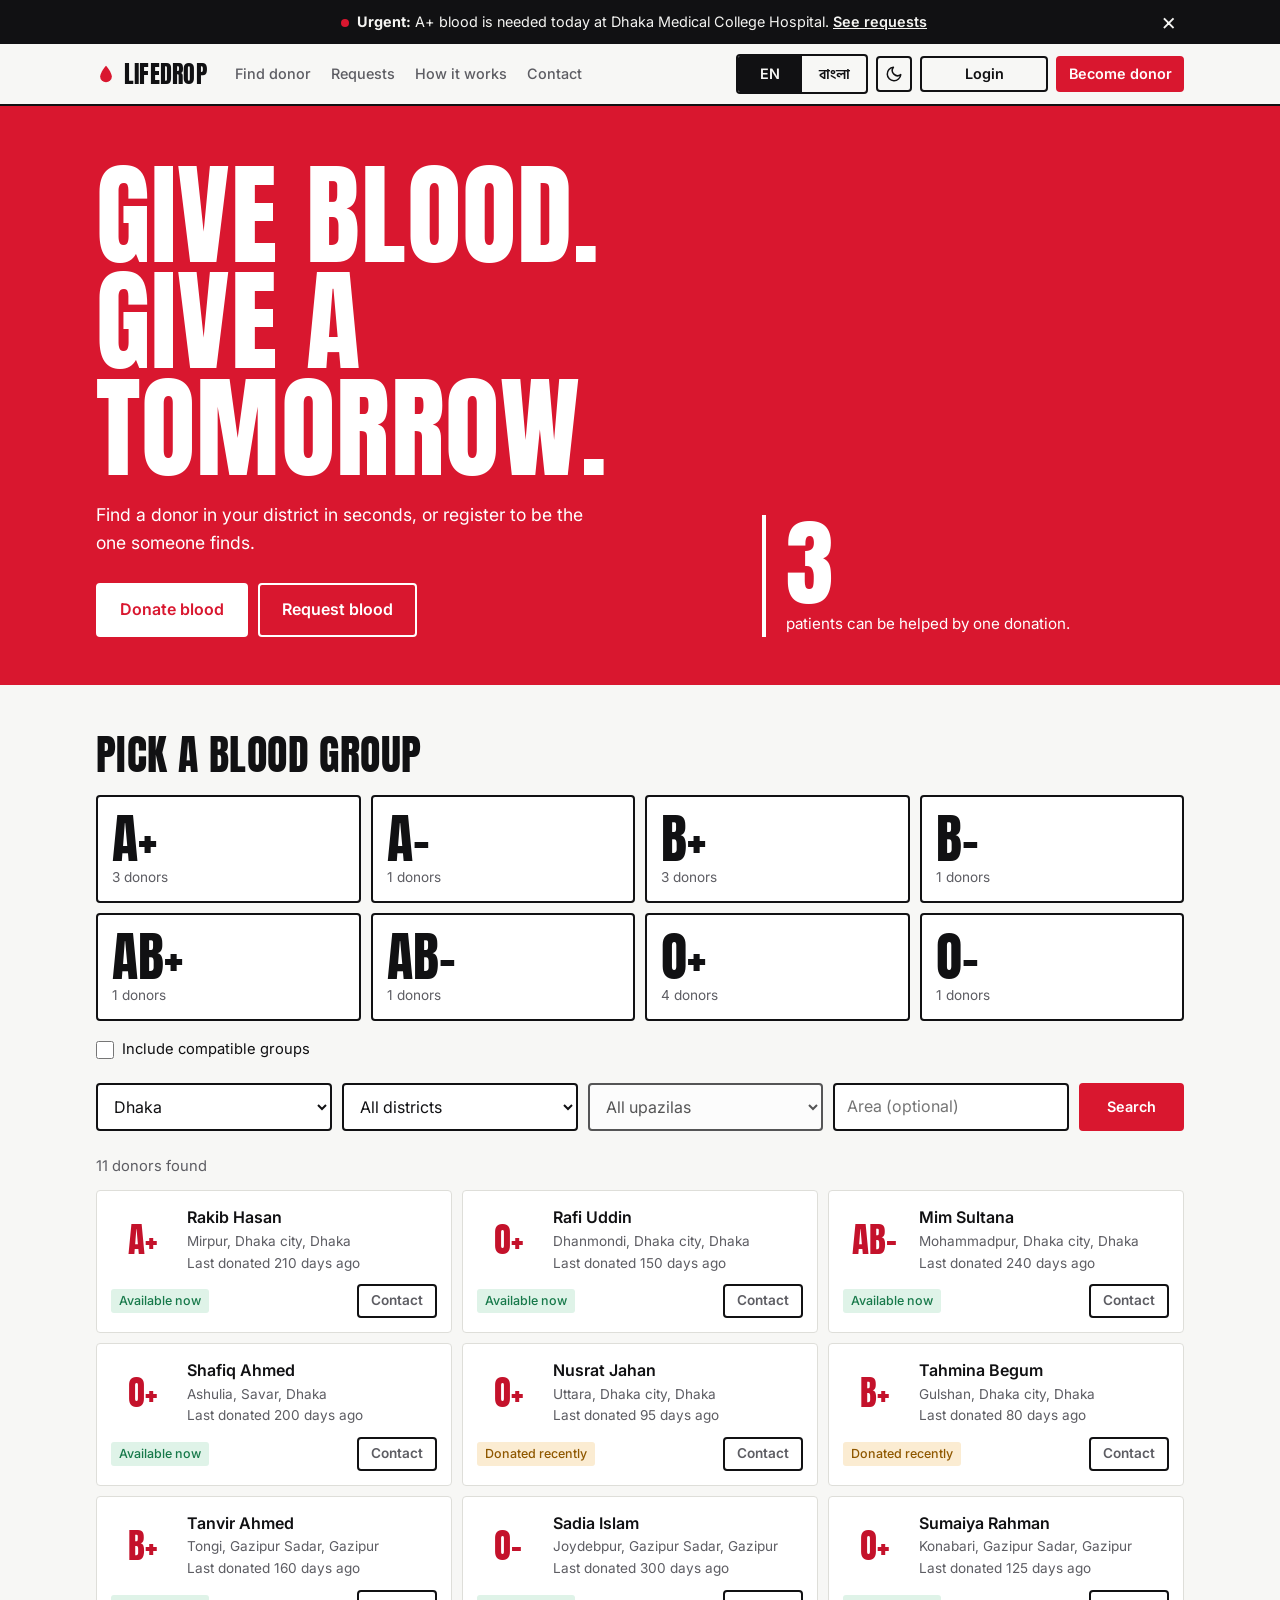
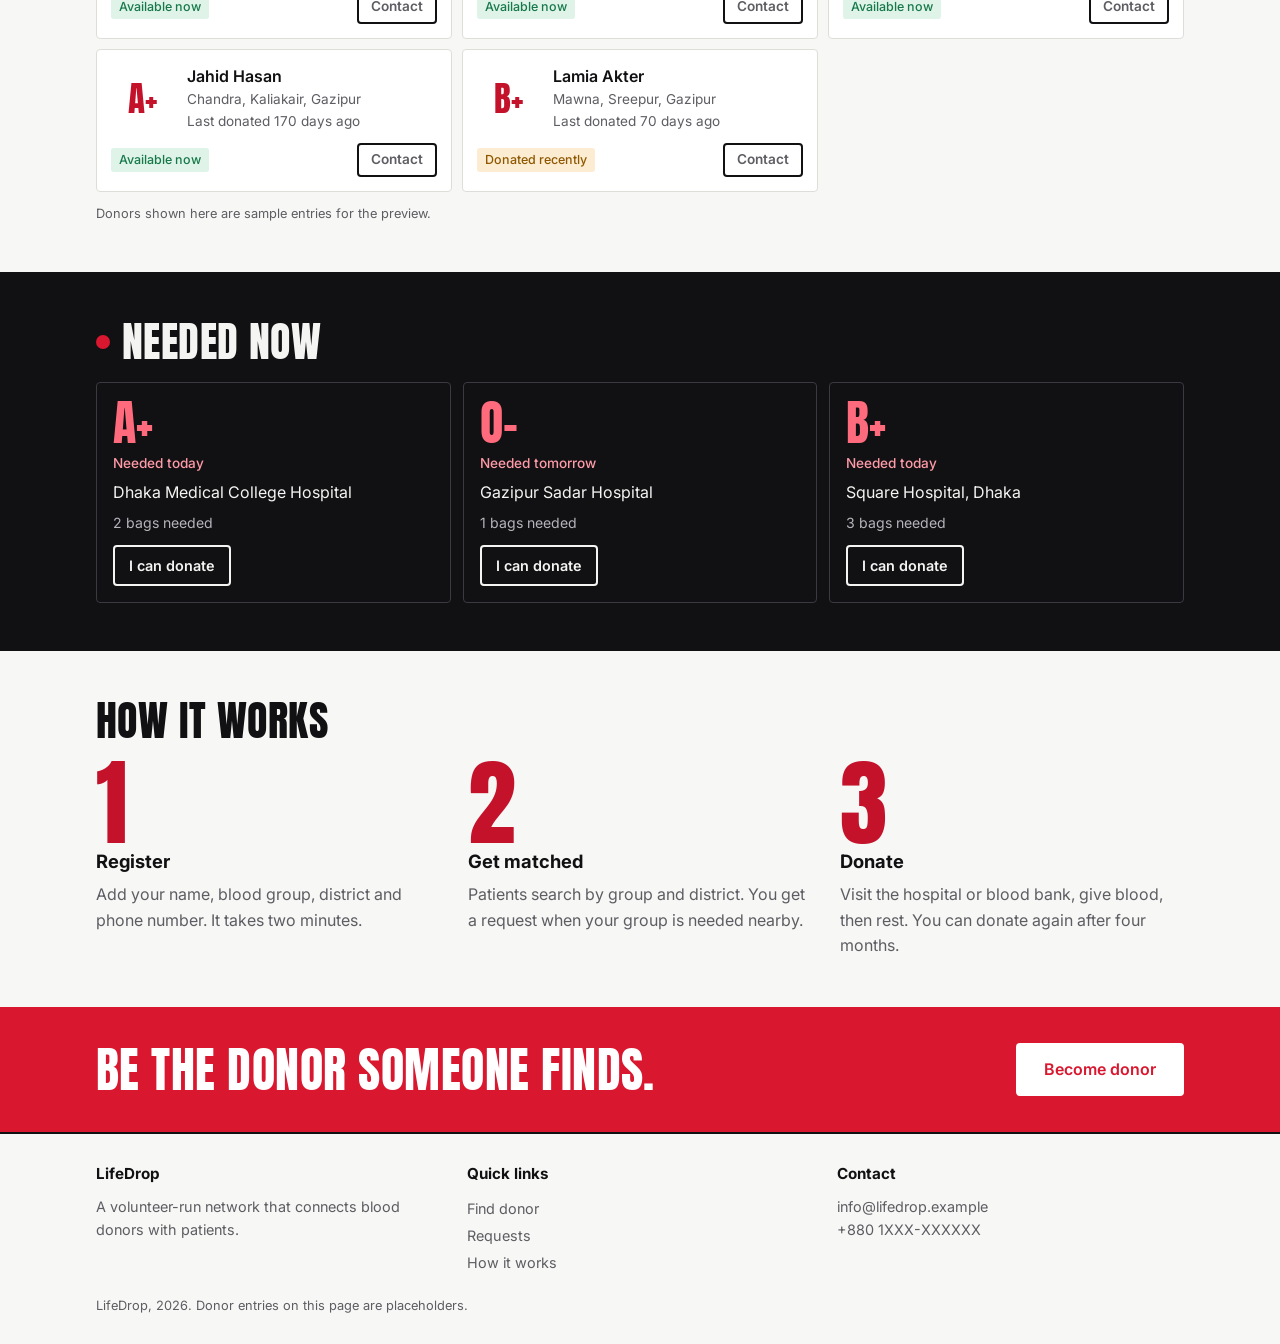
<file: index.html>
<!doctype html>
<html>
  <head>
    <meta charset="utf8" />
    <meta
      name="viewport"
      content="width=device-width,initial-scale=1,viewport-fit=cover"
    />
  </head>

  <body>
    <title>LifeDrop Bold</title>
    <meta name="claude:viewport-fit-sides" content="cover" />
    <link
      rel="stylesheet"
      href="https://fonts.googleapis.com/css2?family=Anton&family=Hind+Siliguri:wght@400;500;600;700&family=Inter:wght@400;500;600&display=swap"
    />

    <link rel="stylesheet" href="assets/styles/style.css" />

    <div class="notice" id="notice" role="status">
      <div class="wrap notice-in">
        <p>
          <span class="dot" aria-hidden="true"></span
          ><b data-i18n="nt_b">Urgent:</b>
          <span data-i18n="nt_t"
            >A+ blood is needed today at Dhaka Medical College Hospital.</span
          >
          <a href="#requests" data-i18n="nt_a">See requests</a>
        </p>
        <button type="button" id="notice-x" aria-label="Close">&times;</button>
      </div>
    </div>
    <header>
      <div class="wrap bar">
        <a class="logo disp" href="#home" aria-label="LifeDrop">
          <svg viewBox="0 0 24 24" aria-hidden="true">
            <path d="M12 2C12 2 5 10 5 15a7 7 0 0 0 14 0c0-5-7-13-7-13z" /></svg
          >LifeDrop
        </a>
        <nav aria-label="Main">
          <a href="#find" data-i18n="nav_find">Find donor</a>
          <a href="#requests" data-i18n="nav_requests">Requests</a>
          <a href="#how" data-i18n="nav_how">How it works</a>
          <a href="#contact" data-i18n="nav_contact">Contact</a>
        </nav>
        <div class="tools">
          <div class="seg" role="group" aria-label="Language">
            <button type="button" id="lang-en" aria-pressed="true">EN</button>
            <button type="button" id="lang-bn" aria-pressed="false">
              বাংলা
            </button>
          </div>
          <button
            type="button"
            class="btn icon-btn"
            id="theme"
            aria-label="Toggle dark mode"
          >
            <svg viewBox="0 0 24 24" aria-hidden="true">
              <path d="M21 12.8A9 9 0 1 1 11.2 3a7 7 0 0 0 9.8 9.8z" />
            </svg>
          </button>
          <button type="button" class="btn" data-i18n="login" data-demo>
            Login
          </button>
          <button type="button" class="btn solid" data-i18n="become" data-demo>
            Become donor
          </button>
        </div>
      </div>
    </header>

    <main>
      <div class="hero" id="home">
        <div class="wrap">
          <div>
            <h1 class="disp" data-i18n="h1">Give blood. Give a tomorrow.</h1>
            <p class="sub" data-i18n="sub">
              Find a donor in your district in seconds, or register to be the
              one someone finds.
            </p>
            <div class="cta">
              <button
                type="button"
                class="btn white"
                data-i18n="donate"
                data-demo
              >
                Donate blood
              </button>
              <a class="btn" href="#find" data-i18n="request">Request blood</a>
            </div>
          </div>
          <div class="fact">
            <b data-i18n="fact_n">3</b>
            <span data-i18n="fact_t"
              >patients can be helped by one donation.</span
            >
          </div>
        </div>
      </div>

      <section id="find">
        <div class="wrap">
          <h2 class="sec-title disp" data-i18n="pick_title">
            Pick a blood group
          </h2>
          <div
            class="tiles"
            id="tiles"
            role="group"
            aria-label="Blood group"
          ></div>
          <div class="compat" id="compat"></div>
          <div class="fields">
            <select id="f-div" aria-label="Division"></select>
            <select id="f-dist" aria-label="District"></select>
            <select id="f-upa" aria-label="Upazila"></select>
            <input
              id="f-area"
              type="search"
              data-i18n-ph="area_ph"
              placeholder="Area (optional)"
              aria-label="Area"
            />
            <button
              type="button"
              class="btn solid"
              id="f-go"
              data-i18n="search"
            >
              Search
            </button>
          </div>
          <p class="count" id="count" aria-live="polite"></p>
          <div class="cards" id="donors"></div>
          <p class="note" data-i18n="sample_note">
            Donors shown here are sample entries for the preview.
          </p>
        </div>
      </section>

      <section class="urgent" id="requests">
        <div class="wrap">
          <h2 class="sec-title disp" data-i18n="urg_title">Needed now</h2>
          <div class="reqs" id="reqs"></div>
        </div>
      </section>

      <section id="how">
        <div class="wrap">
          <h2 class="sec-title disp" data-i18n="how_title">How it works</h2>
          <div class="steps">
            <div class="step">
              <span class="n" data-i18n="n1">1</span>
              <h3 data-i18n="s1_t">Register</h3>
              <p data-i18n="s1_d">
                Add your name, blood group, district and phone number. It takes
                two minutes.
              </p>
            </div>
            <div class="step">
              <span class="n" data-i18n="n2">2</span>
              <h3 data-i18n="s2_t">Get matched</h3>
              <p data-i18n="s2_d">
                Patients search by group and district. You get a request when
                your group is needed nearby.
              </p>
            </div>
            <div class="step">
              <span class="n" data-i18n="n3">3</span>
              <h3 data-i18n="s3_t">Donate</h3>
              <p data-i18n="s3_d">
                Visit the hospital or blood bank, give blood, then rest. You can
                donate again after four months.
              </p>
            </div>
          </div>
        </div>
      </section>

      <div class="cta-band">
        <div class="wrap">
          <h2 class="disp" data-i18n="cta_title">
            Be the donor someone finds.
          </h2>
          <button type="button" class="btn" data-i18n="become" data-demo>
            Become donor
          </button>
        </div>
      </div>
    </main>

    <footer>
      <div class="wrap">
        <div class="foot">
          <div>
            <h3>LifeDrop</h3>
            <p data-i18n="foot_about">
              A volunteer-run network that connects blood donors with patients.
            </p>
          </div>
          <div>
            <h3 data-i18n="foot_links">Quick links</h3>
            <a href="#find" data-i18n="nav_find">Find donor</a>
            <a href="#requests" data-i18n="nav_requests">Requests</a>
            <a href="#how" data-i18n="nav_how">How it works</a>
          </div>
          <div id="contact">
            <h3 data-i18n="nav_contact">Contact</h3>
            <p>info@lifedrop.example</p>
            <p>+880 1XXX-XXXXXX</p>
          </div>
        </div>
        <p class="copy" data-i18n="copy">
          LifeDrop, 2026. Donor entries on this page are placeholders.
        </p>
      </div>
    </footer>
    <div class="toast" id="toast" hidden></div>
  </body>
  <script src="assets/scripts/script.js"></script>
</html>
</file>
<file: assets/styles/style.css>
/* Layout: slim header, full-red poster hero, eight big blood-group tiles that filter the donor grid, dark urgent strip, three oversized steps, footer. */
:root {
  --bg: #f7f7f5;
  --surface: #ffffff;
  --fg: #111113;
  --muted: #5d5d63;
  --line: #deded9;
  --red: #d9172f;
  --on-red: #ffffff;
  --red-text: #c4122b;
  --red-soft: #fde9ec;
  --ink: #111113;
  --on-ink: #f4f4f2;
  --ok: #17794a;
  --ok-soft: #dff3e8;
  --warn: #8f5800;
  --warn-soft: #fbecd2;
  --display: "Anton", "Hind Siliguri", Impact, sans-serif;
  --body: "Inter", "Hind Siliguri", system-ui, sans-serif;
}

@media (prefers-color-scheme: dark) {
  :root:not([data-theme="light"]) {
    --bg: #0c0c0e;
    --surface: #17171a;
    --fg: #f2f2f0;
    --muted: #a2a2aa;
    --line: #2b2b31;
    --red: #e0213a;
    --red-text: #ff6b7d;
    --red-soft: #3a1820;
    --ink: #1d1d21;
    --on-ink: #f4f4f2;
    --ok: #6fd6a0;
    --ok-soft: #173326;
    --warn: #f2b45a;
    --warn-soft: #3a2a10;
    color-scheme: dark;
  }
}

:root[data-theme="dark"] {
  --bg: #0c0c0e;
  --surface: #17171a;
  --fg: #f2f2f0;
  --muted: #a2a2aa;
  --line: #2b2b31;
  --red: #e0213a;
  --red-text: #ff6b7d;
  --red-soft: #3a1820;
  --ink: #1d1d21;
  --on-ink: #f4f4f2;
  --ok: #6fd6a0;
  --ok-soft: #173326;
  --warn: #f2b45a;
  --warn-soft: #3a2a10;
  color-scheme: dark;
}

* {
  box-sizing: border-box;
}

html {
  scroll-behavior: smooth;
}

body {
  margin: 0;
  background: var(--bg);
  color: var(--fg);
  font-family: var(--body);
  font-size: 16px;
  line-height: 1.6;
}

body::before {
  content: "";
  position: fixed;
  inset: 0 0 auto;
  height: env(safe-area-inset-top, 0px);
  z-index: 30;
  background: var(--bg);
}

h1,
h2,
h3 {
  margin: 0;
  text-wrap: balance;
}

p {
  margin: 0;
}

button,
select,
input {
  font: inherit;
  color: inherit;
}

a {
  color: inherit;
}

:focus-visible {
  outline: 3px solid var(--fg);
  outline-offset: 2px;
}

.wrap {
  max-width: 1120px;
  margin: 0 auto;
  padding-left: max(16px, env(safe-area-inset-left, 0px));
  padding-right: max(16px, env(safe-area-inset-right, 0px));
}

.disp {
  font-family: var(--display);
  font-weight: 400;
  letter-spacing: 0.01em;
  text-transform: uppercase;
}

:lang(bn) .disp {
  font-family: "Hind Siliguri", sans-serif;
  font-weight: 700;
  text-transform: none;
  letter-spacing: 0;
}

section {
  padding-block: 48px;
  scroll-margin-top: 90px;
}

.sec-title {
  font-size: clamp(1.8rem, 4vw, 2.6rem);
  line-height: 1.05;
  margin-bottom: 18px;
}

.notice {
  background: var(--ink);
  color: var(--on-ink);
  font-size: 0.9rem;
}

.notice-in {
  display: flex;
  align-items: center;
  gap: 12px;
  padding-block: 6px;
}

.notice p {
  flex: 1;
  min-width: 0;
  text-align: center;
  line-height: 1.4;
  padding-left: 32px;
}

.notice .dot {
  display: inline-block;
  width: 8px;
  height: 8px;
  border-radius: 50%;
  background: var(--red);
  margin-right: 8px;
}

.notice a {
  color: inherit;
  font-weight: 600;
  text-decoration: underline;
  white-space: nowrap;
}

.notice button {
  flex: none;
  width: 32px;
  height: 32px;
  border: 0;
  background: transparent;
  color: inherit;
  font-size: 1.5rem;
  line-height: 1;
  cursor: pointer;
  border-radius: 4px;
}

.notice button:hover {
  background: rgba(255, 255, 255, 0.15);
}

.notice :focus-visible {
  outline-color: var(--on-ink);
}

header {
  position: sticky;
  top: env(safe-area-inset-top, 0px);
  z-index: 20;
  background: var(--bg);
  border-bottom: 2px solid var(--fg);
}

.bar {
  display: flex;
  flex-wrap: wrap;
  align-items: center;
  gap: 8px 20px;
  padding-block: 10px;
}

.logo {
  display: flex;
  align-items: center;
  gap: 8px;
  text-decoration: none;
  font-size: 1.5rem;
  line-height: 1;
}

.logo svg {
  width: 20px;
  height: 20px;
  fill: var(--red);
}

nav {
  display: flex;
  gap: 20px;
  margin-left: 8px;
  font-size: 0.9rem;
  font-weight: 500;
  flex: 1 1 0;
  min-width: 0;
  overflow-x: auto;
}

nav a {
  text-decoration: none;
  padding: 4px 0;
  white-space: nowrap;
  color: var(--muted);
}

nav a:hover {
  color: var(--fg);
}

.tools {
  margin-left: auto;
  display: flex;
  align-items: center;
  gap: 8px;
  flex-shrink: 0;
}

.tools [data-i18n="login"],
.tools [data-i18n="become"] {
  width: 128px;
  padding: 0;
}

.tools .btn,
.seg button {
  height: 36px;
  display: inline-flex;
  align-items: center;
  justify-content: center;
  line-height: 1;
  font-size: 0.9rem;
  font-weight: 600;
}

.btn {
  border: 2px solid var(--fg);
  background: transparent;
  border-radius: 4px;
  padding: 7px 14px;
  cursor: pointer;
  font-size: 0.9rem;
  font-weight: 600;
  white-space: nowrap;
  text-align: center;
  text-decoration: none;
  display: inline-block;
}

.btn:hover {
  background: var(--fg);
  color: var(--bg);
}

.btn.solid {
  background: var(--red);
  border-color: var(--red);
  color: var(--on-red);
}

.btn.solid:hover {
  filter: brightness(1.1);
  background: var(--red);
  color: var(--on-red);
}

.seg {
  display: inline-flex;
  border: 2px solid var(--fg);
  border-radius: 4px;
  overflow: hidden;
}

.seg button {
  border: 0;
  background: transparent;
  width: 64px;
  padding: 0;
  cursor: pointer;
}

.seg button[aria-pressed="true"] {
  background: var(--fg);
  color: var(--bg);
}

.icon-btn {
  width: 36px;
  height: 36px;
  padding: 0;
  display: inline-grid;
  place-items: center;
}

.icon-btn svg {
  width: 18px;
  height: 18px;
  fill: none;
  stroke: currentColor;
  stroke-width: 2;
  stroke-linecap: round;
  stroke-linejoin: round;
}

@media (max-width: 1120px) {
  nav {
    order: 3;
    flex: 1 1 100%;
    margin-left: 0;
    padding-bottom: 2px;
  }
}

.hero {
  background: var(--red);
  color: var(--on-red);
}

.hero .wrap {
  display: grid;
  grid-template-columns: minmax(0, 1.5fr) minmax(0, 1fr);
  gap: 32px;
  align-items: end;
  padding-block: 56px 48px;
}

.hero h1 {
  font-size: clamp(3rem, 10vw, 7rem);
  line-height: 0.95;
  margin-bottom: 20px;
  overflow-wrap: anywhere;
}

.hero .sub {
  max-width: 46ch;
  font-size: 1.1rem;
  margin-bottom: 26px;
}

.hero .cta {
  display: flex;
  flex-wrap: wrap;
  gap: 10px;
}

.hero .btn {
  border-color: var(--on-red);
  color: var(--on-red);
  padding: 12px 22px;
  font-size: 1rem;
}

.hero .btn:hover {
  background: var(--on-red);
  color: var(--red);
}

.hero .btn.white {
  background: var(--on-red);
  color: var(--red);
}

.hero .btn.white:hover {
  filter: brightness(0.93);
}

.fact {
  border-left: 4px solid var(--on-red);
  padding-left: 20px;
}

.fact b {
  display: block;
  font-family: var(--display);
  font-weight: 400;
  font-size: clamp(3.5rem, 9vw, 6rem);
  line-height: 1;
}

:lang(bn) .fact b {
  font-family: "Hind Siliguri", sans-serif;
  font-weight: 700;
}

.fact span {
  font-size: 0.95rem;
}

@media (max-width: 800px) {
  .hero .wrap {
    grid-template-columns: minmax(0, 1fr);
  }
}

.tiles {
  display: grid;
  grid-template-columns: repeat(4, minmax(0, 1fr));
  gap: 10px;
}

@media (max-width: 560px) {
  .tiles {
    grid-template-columns: repeat(2, minmax(0, 1fr));
  }
}

.tile {
  border: 2px solid var(--fg);
  background: var(--surface);
  border-radius: 4px;
  padding: 14px 14px 12px;
  text-align: left;
  cursor: pointer;
  display: grid;
  gap: 2px;
}

.tile .g {
  font-family: var(--display);
  font-size: clamp(2.2rem, 6vw, 3.4rem);
  line-height: 1;
}

.tile .c {
  font-size: 0.85rem;
  color: var(--muted);
}

.tile:hover {
  background: var(--red-soft);
}

.tile[aria-pressed="true"] {
  background: var(--red);
  border-color: var(--red);
  color: var(--on-red);
}

.tile[aria-pressed="true"] .c {
  color: var(--on-red);
}

.compat {
  margin-top: 14px;
  display: flex;
  flex-wrap: wrap;
  align-items: center;
  gap: 8px 16px;
  min-height: 30px;
  font-size: 0.92rem;
  color: var(--muted);
}

.compat .tags {
  display: flex;
  gap: 6px;
  flex-wrap: wrap;
}

.tag {
  font-family: var(--display);
  background: var(--red-soft);
  color: var(--red-text);
  padding: 1px 10px;
  border-radius: 3px;
}

.check {
  display: flex;
  align-items: center;
  gap: 8px;
  cursor: pointer;
  color: var(--fg);
}

.check input {
  width: 18px;
  height: 18px;
  accent-color: var(--red);
  margin: 0;
}

.fields {
  margin-top: 18px;
  display: grid;
  grid-template-columns: repeat(4, minmax(0, 1fr)) auto;
  gap: 10px;
}

@media (max-width: 900px) {
  .fields {
    grid-template-columns: repeat(2, minmax(0, 1fr));
  }

  .fields .btn {
    grid-column: 1 / -1;
  }
}

.fields select,
.fields input[type="search"] {
  width: 100%;
  background: var(--surface);
  border: 2px solid var(--fg);
  border-radius: 4px;
  padding: 9px 12px;
}

.fields .btn {
  padding: 10px 26px;
}

@media (max-width: 640px) {
  .fields {
    grid-template-columns: minmax(0, 1fr);
  }
}

.count {
  color: var(--muted);
  font-size: 0.92rem;
  margin: 24px 0 12px;
}

.cards {
  display: grid;
  grid-template-columns: repeat(auto-fill, minmax(290px, 1fr));
  gap: 10px;
}

.card {
  background: var(--surface);
  border: 1px solid var(--line);
  border-radius: 4px;
  padding: 14px;
  display: grid;
  grid-template-columns: 62px minmax(0, 1fr);
  gap: 4px 14px;
  align-items: center;
}

.card .g {
  font-family: var(--display);
  font-size: 2.2rem;
  line-height: 1;
  color: var(--red-text);
  text-align: center;
}

.card .name {
  font-weight: 600;
  overflow-wrap: anywhere;
}

.card .meta {
  color: var(--muted);
  font-size: 0.85rem;
}

.card .foot {
  grid-column: 1 / -1;
  display: flex;
  justify-content: space-between;
  align-items: center;
  gap: 8px;
  margin-top: 6px;
}

.pill {
  font-size: 0.78rem;
  border-radius: 3px;
  padding: 2px 8px;
  font-weight: 500;
}

.pill.ok {
  background: var(--ok-soft);
  color: var(--ok);
}

.pill.wait {
  background: var(--warn-soft);
  color: var(--warn);
}

.card .btn {
  padding: 4px 12px;
  font-size: 0.85rem;
}

.empty {
  grid-column: 1 / -1;
  border: 2px dashed var(--line);
  padding: 28px;
  text-align: center;
  color: var(--muted);
}

.note {
  color: var(--muted);
  font-size: 0.8rem;
  margin-top: 12px;
}

.urgent {
  background: var(--ink);
  color: var(--on-ink);
}

.urgent h2 {
  display: flex;
  align-items: center;
  gap: 12px;
}

.urgent h2::before {
  content: "";
  width: 14px;
  height: 14px;
  border-radius: 50%;
  background: var(--red);
  flex: none;
}

.reqs {
  display: grid;
  grid-template-columns: repeat(auto-fit, minmax(240px, 1fr));
  gap: 12px;
}

.req {
  border: 1px solid #3a3a40;
  border-radius: 4px;
  padding: 16px;
  display: grid;
  gap: 6px;
}

.req .g {
  font-family: var(--display);
  font-size: 3rem;
  line-height: 1;
  color: #ff6b7d;
}

.req .when {
  color: #ff9aa7;
  font-size: 0.85rem;
  font-weight: 500;
}

.req .meta {
  color: #b4b4bb;
  font-size: 0.88rem;
}

.req .btn {
  border-color: var(--on-ink);
  color: var(--on-ink);
  justify-self: start;
  margin-top: 4px;
}

.req .btn:hover {
  background: var(--on-ink);
  color: var(--ink);
}

.steps {
  display: grid;
  grid-template-columns: repeat(auto-fit, minmax(240px, 1fr));
  gap: 28px;
}

.step .n {
  font-family: var(--display);
  font-size: 6rem;
  line-height: 0.9;
  color: var(--red-text);
  display: block;
}

.step h3 {
  font-size: 1.15rem;
  margin-bottom: 6px;
}

.step p {
  color: var(--muted);
}

.cta-band {
  background: var(--red);
  color: var(--on-red);
}

.cta-band .wrap {
  display: flex;
  flex-wrap: wrap;
  gap: 20px;
  align-items: center;
  justify-content: space-between;
  padding-block: 36px;
}

.cta-band h2 {
  font-size: clamp(1.8rem, 5vw, 3rem);
  line-height: 1;
}

.cta-band .btn {
  border-color: var(--on-red);
  background: var(--on-red);
  color: var(--red);
  padding: 12px 26px;
  font-size: 1rem;
}

footer {
  border-top: 2px solid var(--fg);
  padding-block: 28px;
}

.foot {
  display: grid;
  grid-template-columns: repeat(auto-fit, minmax(200px, 1fr));
  gap: 24px;
  font-size: 0.9rem;
  color: var(--muted);
}

.foot h3 {
  font-size: 0.95rem;
  color: var(--fg);
  margin-bottom: 8px;
}

.foot a {
  display: block;
  text-decoration: none;
  padding: 2px 0;
}

.foot a:hover {
  color: var(--fg);
}

.copy {
  margin-top: 20px;
  font-size: 0.8rem;
  color: var(--muted);
}

.toast {
  position: fixed;
  left: 50%;
  bottom: calc(20px + env(safe-area-inset-bottom, 0px));
  transform: translateX(-50%);
  max-width: calc(100% - 32px);
  background: var(--fg);
  color: var(--bg);
  padding: 10px 16px;
  border-radius: 4px;
  font-size: 0.9rem;
  z-index: 40;
}

@media (prefers-reduced-motion: reduce) {
  html {
    scroll-behavior: auto;
  }
}
</file>
